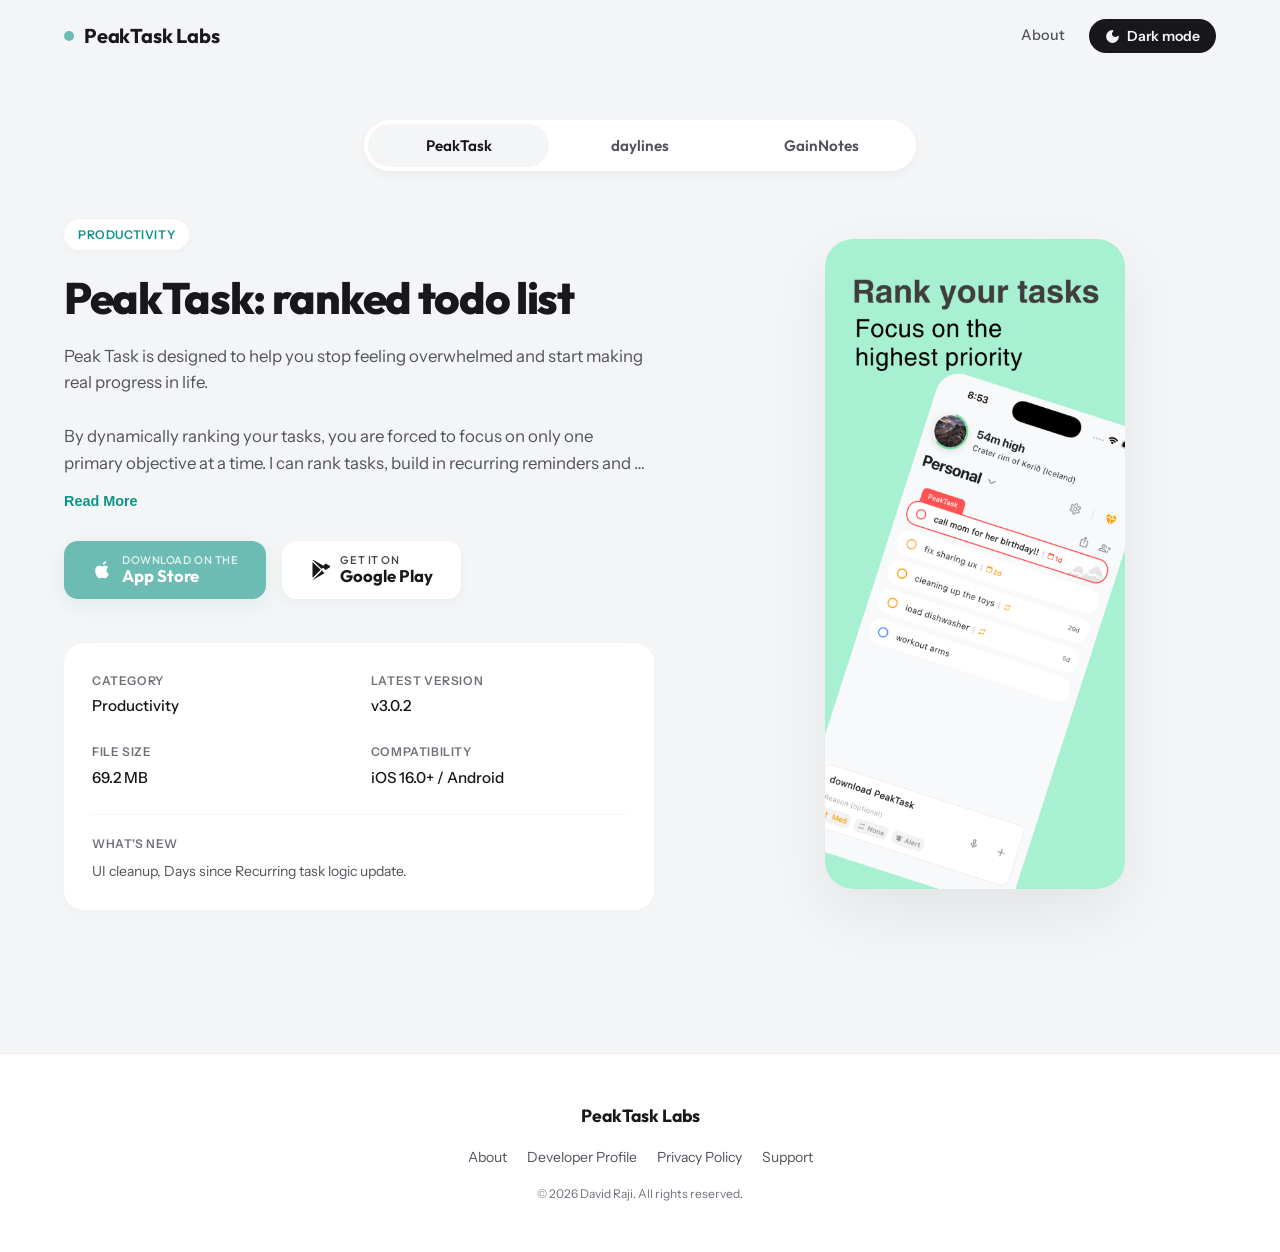
<file: index.html>
<!DOCTYPE html>
<html lang="en" data-color-mode="light">
<head>
  <meta charset="UTF-8">
  <meta name="viewport" content="width=device-width, initial-scale=1.0">
  <title>PeakTask Apps — Simple, Focused Mobile Apps</title>

  <!-- SEO -->
  <meta name="description" content="PeakTask, daylines, and GainNotes — beautifully minimal mobile apps for productivity, daily news, and gym tracking. Available on iOS and Android.">
  <meta name="keywords" content="PeakTask, Daylines, GainNotes, minimalist apps, iOS apps, Android apps, workout tracker, daily news brief, ranked todo list">
  <meta name="author" content="David Raji">

  <!-- Open Graph -->
  <meta property="og:title" content="PeakTask Apps — Simple, Focused Mobile Apps">
  <meta property="og:description" content="Beautifully minimal apps designed for focus, clarity, and strength.">
  <meta property="og:type" content="website">
  <meta property="og:url" content="https://peaktask.app">

  <!-- Fonts preconnect -->
  <link rel="preconnect" href="https://fonts.googleapis.com">
  <link rel="preconnect" href="https://fonts.gstatic.com" crossorigin>

  <!-- Stylesheet -->
  <link rel="stylesheet" href="style.css">
</head>
<body data-theme="peaktask">

  <!-- ── Header ─────────────────────────────────────────────────── -->
  <header class="app-header" id="main-header">
    <div class="header-container">
      <a href="#" class="brand-logo" id="header-logo-link">
        <span class="dot" id="header-logo-dot"></span>
        PeakTask Labs
      </a>
      <nav class="nav-links" aria-label="Main navigation">
        <a href="https://davidraji.com" class="nav-link" target="_blank" rel="noopener" id="nav-link-about">About</a>
        <button class="dark-mode-toggle" id="color-mode-toggle" aria-label="Toggle color mode">
          <svg class="moon-icon-btn" viewBox="0 0 24 24" aria-hidden="true">
            <path d="M12 3a6 6 0 0 0 9 9 9 9 0 1 1-9-9Z"/>
          </svg>
          <svg class="sun-icon-btn" viewBox="0 0 24 24" aria-hidden="true">
            <circle cx="12" cy="12" r="5"></circle>
            <path d="M12 1v2M12 21v2M4.22 4.22l1.42 1.42M18.36 18.36l1.42 1.42M1 12h2M21 12h2M4.22 19.78l1.42-1.42M18.36 5.64l1.42-1.42"/>
          </svg>
          <span id="color-mode-text">Dark mode</span>
        </button>
      </nav>
    </div>
  </header>

  <!-- ── App Tab Switcher ───────────────────────────────────────── -->
  <div class="tab-container" id="app-tab-container">
    <div class="tab-list" role="tablist" aria-label="Select app" id="app-selector-tabs">
      <button class="tab-btn active" role="tab" aria-selected="true"
              aria-controls="showcase-content" data-app="peaktask" id="tab-btn-peaktask">
        PeakTask
      </button>
      <button class="tab-btn" role="tab" aria-selected="false"
              aria-controls="showcase-content" data-app="daylines" id="tab-btn-daylines">
        daylines
      </button>
      <button class="tab-btn" role="tab" aria-selected="false"
              aria-controls="showcase-content" data-app="gainnotes" id="tab-btn-gainnotes">
        GainNotes
      </button>
      <span class="tab-indicator" id="active-tab-slide-bar" aria-hidden="true"></span>
    </div>
  </div>

  <!-- ── Main Showcase ──────────────────────────────────────────── -->
  <main class="showcase-section" id="showcase">
    <div class="showcase-grid" id="showcase-content" role="tabpanel">

      <!-- Left: App info & downloads -->
      <div class="showcase-info" id="left-showcase-panel">
        <span class="app-meta-badge" id="app-badge">Productivity</span>
        <h1 class="app-title" id="app-title">PeakTask: ranked todo list</h1>

        <p class="app-description" id="app-desc">
          PeakTask is designed to help you stop feeling overwhelmed and start making real progress.
          By dynamically ranking your tasks, you are forced to focus on only one primary objective at a time.
        </p>
        <button class="read-more-btn" id="read-more-toggle">Read More</button>

        <!-- Download CTAs -->
        <div class="download-actions" id="app-download-container">
          <a href="https://apps.apple.com/us/app/peaktask-ranked-todo-list/id6756218539"
             class="app-store-badge-btn" target="_blank" rel="noopener" id="download-link"
             aria-label="Download on the App Store">
            <svg viewBox="0 0 24 24" aria-hidden="true">
              <path d="M18.71 19.5c-.83 1.24-1.71 2.45-3.05 2.47-1.34.03-1.77-.79-3.29-.79-1.53 0-2 .77-3.27.82-1.31.05-2.3-1.32-3.14-2.53C4.25 17 2.94 12.45 4.7 9.39c.87-1.52 2.43-2.48 4.12-2.51 1.28-.02 2.5.87 3.29.87.78 0 2.26-1.07 3.81-.91.65.03 2.47.26 3.64 1.98-.09.06-2.17 1.28-2.15 3.81.03 3.02 2.65 4.03 2.68 4.04-.03.07-.42 1.44-1.38 2.83M15.97 4.17c.66-.81 1.11-1.93.99-3.05-1 .04-2.21.67-2.93 1.49-.62.69-1.16 1.84-1.01 2.96 1.12.09 2.27-.57 2.95-1.4"/>
            </svg>
            <div>
              <span class="sub-text">Download on the</span>
              <span class="main-text">App Store</span>
            </div>
          </a>

          <a href="https://play.google.com/store/apps/details?id=com.daver.peaktask"
             class="play-store-badge-btn" target="_blank" rel="noopener" id="play-store-link"
             aria-label="Get it on Google Play">
            <svg viewBox="0 0 24 24" aria-hidden="true">
              <path d="M3.25 2.75a1.5 1.5 0 0 0-.25 1.06v16.38a1.5 1.5 0 0 0 .25 1.06l9.64-9.64L3.25 2.75ZM13.9 10.92l3.41-3.41-14.06-8A1.49 1.49 0 0 0 3 0l10.9 10.92Zm4.83 1.08L23 9.42a1.5 1.5 0 0 0 0-2.84l-4.27-2.43-4.14 4.14L18.73 12ZM13.9 13.08l-10.9 10.92A1.49 1.49 0 0 0 3 24a1.49 1.49 0 0 0 .25-.06l14.06-8-3.41-3.86Z"/>
            </svg>
            <div>
              <span class="sub-text">Get it on</span>
              <span class="main-text">Google Play</span>
            </div>
          </a>
        </div>

        <!-- App metadata card -->
        <div class="app-meta-card" id="app-metadata-card">
          <div class="meta-item">
            <span class="meta-label">Category</span>
            <span class="meta-value" id="meta-genre">Productivity</span>
          </div>
          <div class="meta-item">
            <span class="meta-label">Latest Version</span>
            <span class="meta-value" id="meta-version">v3.0.2</span>
          </div>
          <div class="meta-item">
            <span class="meta-label">File Size</span>
            <span class="meta-value" id="meta-size">~69.2 MB</span>
          </div>
          <div class="meta-item">
            <span class="meta-label">Compatibility</span>
            <span class="meta-value" id="meta-compatibility">iOS 16.0+ / Android</span>
          </div>
          <div class="meta-item-full">
            <span class="meta-label">What's New</span>
            <p class="release-notes-text" id="meta-notes">UI cleanup, Days since Recurring task logic update.</p>
          </div>
        </div>
      </div>

      <!-- Right: App Store screenshot -->
      <div class="showcase-mockup" id="right-showcase-panel">
        <div class="mockup-screenshot-container" id="screenshot-container">
          <img src="" id="mockup-screenshot-img" alt="App Store screenshot" loading="lazy">
        </div>
      </div>

    </div>
  </main>

  <!-- ── Footer ─────────────────────────────────────────────────── -->
  <footer class="app-footer" id="main-footer">
    <div class="footer-container">
      <div class="footer-brand" id="footer-logo">PeakTask Labs</div>
      <div class="footer-links" id="footer-links-container">
        <a href="https://davidraji.com" target="_blank" rel="noopener">About</a>
        <a href="https://apps.apple.com/us/developer/iyinoluwa-raji/id1859233058" target="_blank" rel="noopener">Developer Profile</a>
        <a href="https://peaktask.app/privacy.html" target="_blank" rel="noopener">Privacy Policy</a>
        <a href="mailto:support@peaktask.app">Support</a>
      </div>
      <div class="footer-copyright" id="footer-copy">
        &copy; 2026 David Raji. All rights reserved.
      </div>
    </div>
  </footer>

  <!-- Visitor Tracker -->
  <div class="visitor-tracker" id="visitor-tracker" aria-hidden="true">
    Visitors: <span id="visitor-count">0</span>
  </div>

  <script src="app.js"></script>
</body>
</html>
</file>
<file: style.css>
@import url('https://fonts.googleapis.com/css2?family=Instrument+Sans:ital,wght@0,400..700;1,400..700&family=Outfit:wght@300;400;500;600;700;800&display=swap');

/* --- Theme Variables & Foundations --- */
:root {
  --bg-base: #f4f5f6;
  --bg-surface: #ffffff;
  --bg-surface-elevated: #fafafa;

  --text-primary: #18181b;
  --text-secondary: #52525b;
  --text-muted: #71717a;

  /* Defaults to PeakTask Teal (Pastel) */
  --accent: #56b4ab;
  --accent-text: #0d9488;
  --accent-glow: rgba(86, 180, 171, 0.12);

  --font-heading: 'Outfit', -apple-system, BlinkMacSystemFont, "Segoe UI", Roboto, sans-serif;
  --font-body: 'Instrument Sans', -apple-system, BlinkMacSystemFont, "Segoe UI", Roboto, sans-serif;

  --transition-speed: 0.25s;
}

/* PeakTask Theme Override (Pastel Teal) */
[data-theme="peaktask"] {
  --accent: #6dbcb4;
  --accent-text: #0d9488;
  --accent-glow: rgba(109, 188, 180, 0.15);
}

/* Daylines Theme Override (Black/White Monochromatic) */
[data-theme="daylines"] {
  --accent: #18181b;
  --accent-text: #18181b;
  --accent-glow: rgba(24, 24, 27, 0.08);
}

html[data-color-mode="dark"] [data-theme="daylines"] {
  --accent: #ffffff;
  --accent-text: #ffffff;
  --accent-glow: rgba(255, 255, 255, 0.12);
}

/* GainNotes Theme Override (Pastel Salmon) */
[data-theme="gainnotes"] {
  --accent: #ffa3a5;
  --accent-text: #dc2626;
  --accent-glow: rgba(255, 163, 165, 0.15);
}

/* --- Dark Mode Variable Shifts --- */
html[data-color-mode="dark"] {
  --bg-base: #0c0d0f;
  --bg-surface: #131418;
  --bg-surface-elevated: #1a1b21;

  --text-primary: #f4f4f5;
  --text-secondary: #a1a1aa;
  --text-muted: #52525b;
}

/* --- Base Resets & Layout --- */
*, *::before, *::after {
  box-sizing: border-box;
  margin: 0;
  padding: 0;
  -webkit-font-smoothing: antialiased;
}

/* We suppress ALL native borders globally, then add back ones we need */
* {
  border: none;
  outline: none;
}

body {
  background-color: var(--bg-base);
  color: var(--text-primary);
  font-family: var(--font-body);
  line-height: 1.6;
  overflow-x: hidden;
  transition: background-color var(--transition-speed) ease, color var(--transition-speed) ease;
}

h1, h2, h3, h4, h5, h6 {
  font-family: var(--font-heading);
  font-weight: 600;
  letter-spacing: -0.02em;
  color: var(--text-primary);
  line-height: 1.1;
}

a {
  color: inherit;
  text-decoration: none;
}

/* --- Navigation Header --- */
header.app-header {
  position: fixed;
  top: 0;
  left: 0;
  right: 0;
  height: 72px;
  background-color: rgba(244, 245, 246, 0.85);
  backdrop-filter: blur(20px);
  -webkit-backdrop-filter: blur(20px);
  z-index: 1000;
  transition: background-color var(--transition-speed) ease;
}

html[data-color-mode="dark"] header.app-header {
  background-color: rgba(12, 13, 15, 0.85);
}

.header-container {
  max-width: 1200px;
  height: 100%;
  margin: 0 auto;
  padding: 0 24px;
  display: flex;
  align-items: center;
  justify-content: space-between;
}

.brand-logo {
  display: flex;
  align-items: center;
  gap: 10px;
  font-family: var(--font-heading);
  font-weight: 700;
  font-size: 1.25rem;
  letter-spacing: -0.01em;
}

.brand-logo .dot {
  width: 10px;
  height: 10px;
  border-radius: 50%;
  background-color: var(--accent);
  transition: background-color var(--transition-speed) ease;
  flex-shrink: 0;
}

.nav-links {
  display: flex;
  gap: 24px;
  align-items: center;
}

.nav-link {
  font-size: 0.9rem;
  color: var(--text-secondary);
  font-weight: 500;
  transition: color 0.2s ease;
}

.nav-link:hover {
  color: var(--text-primary);
}

/* Dark Mode Toggle — pill with crescent moon */
.dark-mode-toggle {
  background: var(--text-primary);
  color: var(--bg-base);
  cursor: pointer;
  display: inline-flex;
  align-items: center;
  gap: 7px;
  padding: 8px 16px;
  border-radius: 100px;
  font-family: var(--font-body);
  font-size: 0.875rem;
  font-weight: 600;
  transition: background-color 0.2s ease, color 0.2s ease, transform 0.15s ease;
  white-space: nowrap;
}

.dark-mode-toggle:hover {
  transform: scale(1.03);
}

html[data-color-mode="dark"] .dark-mode-toggle {
  background: var(--bg-surface);
  color: var(--text-primary);
}

.moon-icon-btn,
.sun-icon-btn {
  width: 15px;
  height: 15px;
  flex-shrink: 0;
  fill: none;
  stroke: currentColor;
  stroke-width: 2.5;
  stroke-linecap: round;
  stroke-linejoin: round;
}

.moon-icon-btn {
  fill: currentColor;
}

.sun-icon-btn {
  display: none;
}

html[data-color-mode="dark"] .moon-icon-btn {
  display: none;
}

html[data-color-mode="dark"] .sun-icon-btn {
  display: block;
}

/* --- App Switcher / Tabs --- */
.tab-container {
  display: flex;
  justify-content: center;
  padding-top: 120px;
  padding-bottom: 0;
  padding-left: 24px;
  padding-right: 24px;
  margin-bottom: 48px;
  position: relative;
  max-width: 600px;
  margin-left: auto;
  margin-right: auto;
}

.tab-list {
  display: flex;
  background-color: var(--bg-surface);
  border-radius: 100px;
  padding: 4px;
  position: relative;
  width: 100%;
  box-shadow: 0 4px 12px rgba(0, 0, 0, 0.04);
}

html[data-color-mode="dark"] .tab-list {
  box-shadow: 0 4px 12px rgba(0, 0, 0, 0.25);
}

.tab-btn {
  flex: 1;
  background: none;
  color: var(--text-secondary);
  font-family: var(--font-heading);
  font-weight: 600;
  font-size: 0.95rem;
  padding: 12px 16px;
  border-radius: 100px;
  cursor: pointer;
  z-index: 2;
  position: relative;
  transition: color 0.2s ease;
  display: flex;
  align-items: center;
  justify-content: center;
}

.tab-btn:hover {
  color: var(--text-primary);
}

.tab-btn.active {
  color: var(--text-primary);
}

/* Sliding tab indicator */
.tab-indicator {
  position: absolute;
  top: 4px;
  bottom: 4px;
  left: var(--tab-left, 4px);
  width: var(--tab-width, 33.333%);
  background-color: var(--bg-base);
  border-radius: 100px;
  z-index: 1;
  transition: left 0.3s cubic-bezier(0.25, 1, 0.5, 1), width 0.3s cubic-bezier(0.25, 1, 0.5, 1);
  pointer-events: none;
}

/* --- Main Showcase Grid --- */
.showcase-section {
  max-width: 1200px;
  margin: 0 auto;
  padding: 0 24px 80px 24px;
}

.showcase-grid {
  display: grid;
  grid-template-columns: 1.1fr 0.9fr;
  gap: 80px;
  align-items: center;
}

@media (max-width: 900px) {
  .showcase-grid {
    grid-template-columns: 1fr;
    gap: 48px;
  }

  .showcase-mockup {
    order: -1;
  }
}

/* Left Showcase Panel */
.showcase-info {
  display: flex;
  flex-direction: column;
}

.app-meta-badge {
  display: inline-flex;
  align-items: center;
  align-self: flex-start;
  padding: 6px 14px;
  background-color: var(--bg-surface);
  border-radius: 100px;
  font-size: 0.75rem;
  font-weight: 600;
  text-transform: uppercase;
  letter-spacing: 0.05em;
  color: var(--accent-text);
  margin-bottom: 24px;
  transition: color var(--transition-speed) ease;
  box-shadow: 0 2px 8px rgba(0,0,0,0.03);
}

.app-title {
  font-size: 2.75rem;
  font-weight: 800;
  margin-bottom: 20px;
  line-height: 1.1;
  letter-spacing: -0.03em;
}

@media (max-width: 640px) {
  .app-title {
    font-size: 2rem;
  }
}

.app-description {
  font-size: 1.05rem;
  color: var(--text-secondary);
  margin-bottom: 16px;
  white-space: pre-wrap;
  display: -webkit-box;
  -webkit-line-clamp: 5;
  -webkit-box-orient: vertical;
  overflow: hidden;
}

.app-description.expanded {
  display: block;
  overflow: visible;
  -webkit-line-clamp: unset;
}

.read-more-btn {
  background: none;
  color: var(--accent-text);
  font-weight: 600;
  font-size: 0.9rem;
  cursor: pointer;
  align-self: flex-start;
  margin-bottom: 32px;
  transition: color 0.2s ease;
}

.read-more-btn:hover {
  color: var(--text-primary);
}

/* Download Buttons */
.download-actions {
  display: flex;
  flex-wrap: wrap;
  gap: 16px;
  margin-bottom: 44px;
}

.app-store-badge-btn, .play-store-badge-btn {
  background-color: var(--accent);
  color: #fff;
  font-family: var(--font-heading);
  font-weight: 700;
  font-size: 0.95rem;
  padding: 14px 28px;
  border-radius: 14px;
  display: inline-flex;
  align-items: center;
  gap: 10px;
  transition: transform 0.2s cubic-bezier(0.175, 0.885, 0.32, 1.275), box-shadow var(--transition-speed) ease;
  box-shadow: 0 6px 20px var(--accent-glow);
}

[data-theme="daylines"] .app-store-badge-btn,
[data-theme="daylines"] .play-store-badge-btn {
  color: #ffffff !important;
}

html[data-color-mode="dark"] [data-theme="daylines"] .app-store-badge-btn,
html[data-color-mode="dark"] [data-theme="daylines"] .play-store-badge-btn {
  color: #000000 !important;
}

.app-store-badge-btn:hover, .play-store-badge-btn:hover {
  transform: translateY(-2px);
  box-shadow: 0 10px 28px var(--accent-glow);
}

.app-store-badge-btn svg, .play-store-badge-btn svg {
  width: 20px;
  height: 20px;
  fill: currentColor;
  flex-shrink: 0;
}

.app-store-badge-btn .sub-text, .play-store-badge-btn .sub-text {
  font-size: 0.7rem;
  font-weight: 500;
  opacity: 0.8;
  text-transform: uppercase;
  letter-spacing: 0.05em;
  display: block;
  line-height: 1;
  margin-bottom: 2px;
}

.app-store-badge-btn .main-text, .play-store-badge-btn .main-text {
  font-size: 1.05rem;
  line-height: 1;
  display: block;
}

/* Play Store — secondary style */
.play-store-badge-btn {
  background-color: var(--bg-surface);
  color: var(--text-primary);
  box-shadow: 0 4px 12px rgba(0, 0, 0, 0.04);
}

html[data-color-mode="dark"] .play-store-badge-btn {
  box-shadow: 0 4px 12px rgba(0, 0, 0, 0.25);
}

.play-store-badge-btn:hover {
  background-color: var(--bg-surface-elevated);
}

.play-store-badge-btn.hidden {
  display: none !important;
}

/* Metadata Card */
.app-meta-card {
  background-color: var(--bg-surface);
  border-radius: 20px;
  padding: 28px;
  display: grid;
  grid-template-columns: repeat(2, 1fr);
  gap: 24px;
  box-shadow: 0 4px 16px rgba(0, 0, 0, 0.02);
}

html[data-color-mode="dark"] .app-meta-card {
  box-shadow: 0 4px 20px rgba(0, 0, 0, 0.2);
}

.meta-item {
  display: flex;
  flex-direction: column;
  gap: 4px;
}

.meta-label {
  font-size: 0.75rem;
  color: var(--text-muted);
  text-transform: uppercase;
  font-weight: 600;
  letter-spacing: 0.05em;
}

.meta-value {
  font-size: 0.95rem;
  color: var(--text-primary);
  font-weight: 500;
}

.meta-item-full {
  grid-column: 1 / -1;
  padding-top: 16px;
  /* subtle separator — very faint, not a border per se */
  box-shadow: inset 0 1px 0 rgba(0, 0, 0, 0.04);
}

html[data-color-mode="dark"] .meta-item-full {
  box-shadow: inset 0 1px 0 rgba(255, 255, 255, 0.05);
}

.release-notes-text {
  font-size: 0.875rem;
  color: var(--text-secondary);
  white-space: pre-wrap;
  margin-top: 4px;
}

/* --- Screenshot Mockup --- */
.showcase-mockup {
  display: flex;
  justify-content: center;
  align-items: center;
}

.mockup-screenshot-container {
  width: 100%;
  max-width: 300px;
  aspect-ratio: 9 / 19.5;
  background-color: var(--bg-surface);
  border-radius: 28px;
  overflow: hidden;
  box-shadow: 0 24px 64px rgba(0, 0, 0, 0.07);
  position: relative;
  transition: transform 0.4s cubic-bezier(0.16, 1, 0.3, 1), box-shadow 0.4s ease;
}

html[data-color-mode="dark"] .mockup-screenshot-container {
  box-shadow: 0 24px 64px rgba(0, 0, 0, 0.45);
}

.mockup-screenshot-container:hover {
  transform: translateY(-4px) scale(1.01);
}

.mockup-screenshot-container img {
  width: 100%;
  height: 100%;
  object-fit: cover;
  opacity: 0;
  transform: scale(0.97);
  transition: opacity 0.35s ease, transform 0.35s ease;
  display: block;
}

.mockup-screenshot-container img.loaded {
  opacity: 1;
  transform: scale(1);
}

/* Skeleton loader while image loads */
.mockup-screenshot-container::before {
  content: '';
  position: absolute;
  inset: 0;
  background: linear-gradient(
    110deg,
    var(--bg-surface) 30%,
    var(--bg-surface-elevated) 50%,
    var(--bg-surface) 70%
  );
  background-size: 200% 100%;
  animation: shimmer 1.6s infinite;
  opacity: 1;
  transition: opacity 0.3s ease;
  pointer-events: none;
}

.mockup-screenshot-container.img-loaded::before {
  opacity: 0;
}

@keyframes shimmer {
  0% { background-position: 200% 0; }
  100% { background-position: -200% 0; }
}

/* --- Footer --- */
footer.app-footer {
  margin-top: 64px;
  padding: 48px 24px;
  text-align: center;
  background-color: var(--bg-surface);
  box-shadow: 0 -1px 0 rgba(0, 0, 0, 0.04);
}

html[data-color-mode="dark"] footer.app-footer {
  box-shadow: 0 -1px 0 rgba(255, 255, 255, 0.04);
}

.footer-container {
  max-width: 1200px;
  margin: 0 auto;
  display: flex;
  flex-direction: column;
  align-items: center;
  gap: 16px;
}

.footer-brand {
  font-family: var(--font-heading);
  font-weight: 700;
  font-size: 1.1rem;
}

.footer-links {
  display: flex;
  flex-wrap: wrap;
  justify-content: center;
  gap: 20px;
  font-size: 0.875rem;
  color: var(--text-secondary);
}

.footer-links a {
  transition: color 0.15s ease;
}

.footer-links a:hover {
  color: var(--text-primary);
}

.footer-copyright {
  font-size: 0.75rem;
  color: var(--text-muted);
}

/* --- Visitor Tracker --- */
.visitor-tracker {
  position: fixed;
  bottom: 12px;
  right: 12px;
  padding: 6px 10px;
  background-color: var(--bg-surface-elevated);
  color: var(--text-muted);
  font-family: var(--font-body);
  font-size: 0.7rem;
  font-weight: 500;
  border-radius: 6px;
  opacity: 0;
  transition: opacity 0.3s ease, transform 0.3s ease;
  pointer-events: auto;
  z-index: 2000;
  border: 1px solid transparent;
}

.visitor-tracker:hover {
  opacity: 1;
  transform: translateY(-2px);
  border-color: var(--accent-glow);
}

/* --- Responsive mobile --- */
@media (max-width: 480px) {
  .nav-links {
    gap: 12px;
  }

  .dark-mode-toggle {
    padding: 7px 12px;
    font-size: 0.8rem;
  }

  .download-actions {
    flex-direction: column;
  }

  .app-store-badge-btn, .play-store-badge-btn {
    justify-content: center;
    width: 100%;
  }

  .app-meta-card {
    grid-template-columns: 1fr;
  }

  .meta-item-full {
    grid-column: 1;
  }
}
</file>
